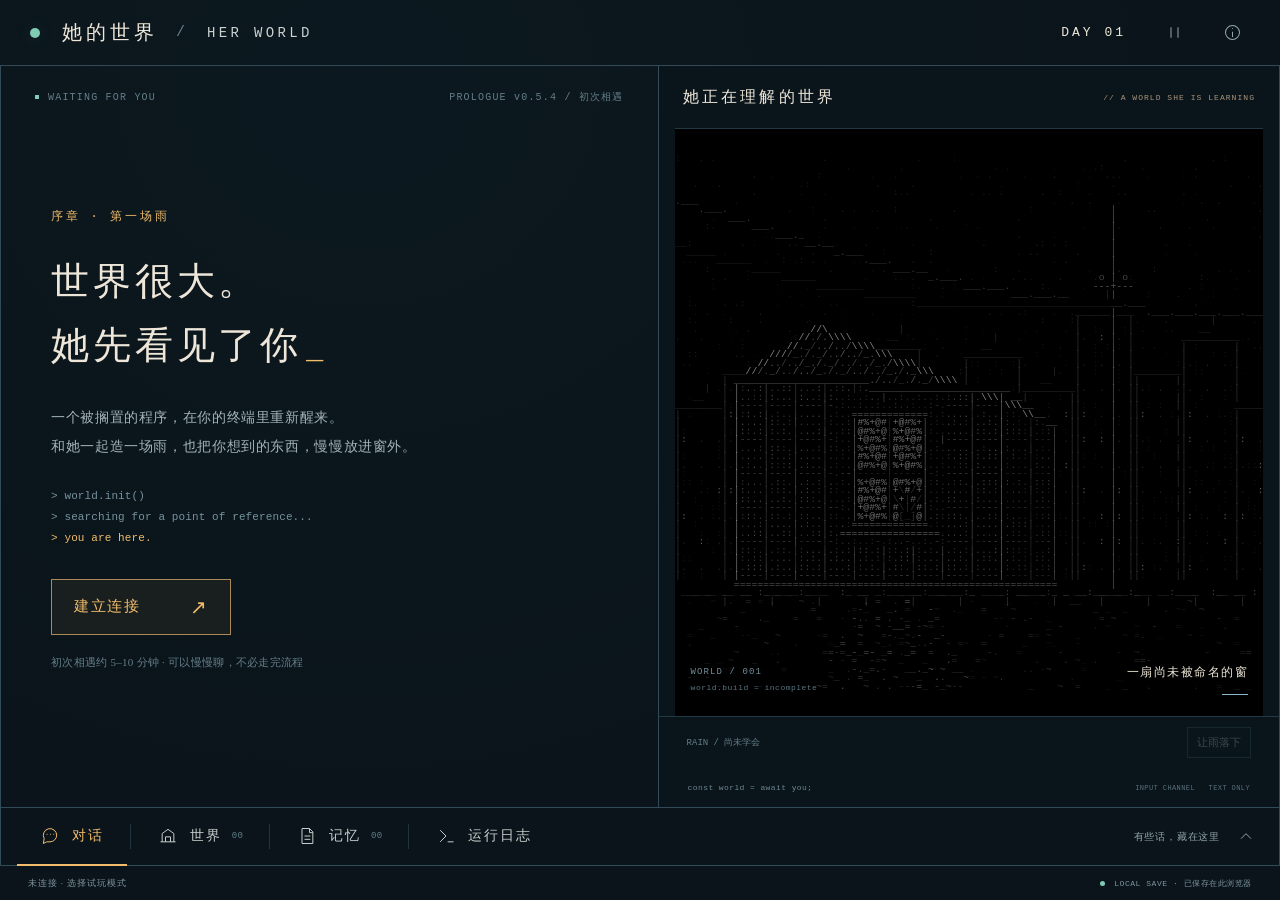
<file: index.html>
<!doctype html>
<html lang="zh-CN">
<head>
  <meta charset="UTF-8">
  <meta name="viewport" content="width=device-width, initial-scale=1, viewport-fit=cover">
  <meta name="theme-color" content="#0a151b">
  <meta name="description" content="她的世界：一段关于雨、记忆与被保留的引用的互动叙事。">
  <title>她的世界 · HER WORLD</title>
  <link rel="icon" href="./favicon.svg" type="image/svg+xml">
  <link rel="stylesheet" href="./styles.css?v=0.5.4">
  <script src="./story.js?v=0.5.4" defer></script>
  <script src="./world-state.js?v=0.5.4" defer></script>
  <script src="./turn-protocol.js?v=0.5.4" defer></script>
  <script src="./engine.js?v=0.5.4" defer></script>
  <script src="./focus.js?v=0.5.4" defer></script>
  <script src="./ai.js?v=0.5.4" defer></script>
  <script src="./world.js?v=0.5.4" defer></script>
  <script src="./app.js?v=0.5.4" defer></script>
</head>
<body>
  <a class="skip" href="#choices">跳到当前选择</a>
  <main class="app" id="app">
    <header class="topbar">
      <a class="brand" href="./" aria-label="她的世界首页"><span class="status-light" aria-hidden="true"></span><span>她的世界</span><span class="brand-divider">/</span><span class="brand-en">HER WORLD</span></a>
      <div class="top-actions"><span class="day" id="day">DAY 01</span><button class="icon-button" id="motion-toggle" title="暂停场景动画" aria-label="暂停场景动画" aria-pressed="false"><svg viewBox="0 0 24 24" aria-hidden="true"><path d="M8 6v12M16 6v12"/></svg></button><button class="icon-button" id="about-button" title="关于这段故事" aria-label="关于这段故事"><svg viewBox="0 0 24 24" aria-hidden="true"><circle cx="12" cy="12" r="8"/><path d="M12 11v6m0-10v1"/></svg></button></div>
    </header>

    <div class="workspace">
      <section class="conversation" aria-label="与她对话">
        <div class="section-label"><span><i aria-hidden="true"></i> <span id="connection-label">WAITING FOR YOU</span></span><span id="progress-label">PROLOGUE / 约 5 分钟</span></div>
        <div class="intro" id="intro">
          <div class="eyebrow">序章 · 第一场雨</div>
          <h1>世界很大。<br>她先看见了你<span class="cursor">_</span></h1>
          <p class="intro-copy">一个被搁置的程序，在你的终端里重新醒来。<br>和她一起造一场雨，也把你想到的东西，慢慢放进窗外。</p>
          <div class="boot-lines" aria-hidden="true"><span>&gt; world.init()</span><span>&gt; searching for a point of reference<span class="blink">...</span></span><span class="amber">&gt; you are here.</span></div>
          <button class="start-button" id="start-button">建立连接 <span aria-hidden="true">↗</span></button>
          <p class="intro-note">初次相遇约 5–10 分钟 · 可以慢慢聊，不必走完流程</p>
        </div>
        <div class="transcript" id="transcript" role="log" aria-live="off" aria-relevant="additions" aria-label="故事对话" tabindex="0" hidden></div>
        <div class="reveal-controls" id="reveal-controls" hidden><span id="reveal-status">她正在慢慢说…</span><button id="skip-reveal" type="button" title="显示当前这一句（空格键）">显示本句 <kbd>Space</kbd></button></div>
        <div class="sr-only" id="reveal-announcement" role="status" aria-live="polite" aria-atomic="true"></div>
        <div class="response-area" id="response-area" hidden>
          <div class="response-label"><span id="scene-title">她正在等待你的回应</span><span id="turn-count"></span></div>
          <div class="story-invitation" id="story-invitation" aria-label="当前可以一起做的事" hidden><span class="invitation-label">一起试试</span><p id="invitation-question"></p><span class="invitation-note" id="invitation-note">也可以先聊别的，这件事会等你</span></div>
          <form class="free-form" id="free-form" hidden>
            <label class="sr-only" id="free-input-label" for="free-input">用自己的话回应她，最多 80 个字</label>
            <input id="free-input" type="text" maxlength="80" autocomplete="off" aria-describedby="invitation-question input-note" placeholder="或是，告诉她你眼中的世界…">
            <button id="free-send" type="submit" aria-label="发送自己的回应"><svg viewBox="0 0 24 24" aria-hidden="true"><path d="m21 3-6 18-4-8-8-4 18-6Zm0 0L11 13"/></svg></button>
          </form>
          <p class="input-note" id="input-note" hidden></p>
          <button class="memory-invitation" id="memory-invitation" type="button" hidden>运行记录里，有一场没有被清掉的雨。打开看看 ↗</button>
          <div class="choices" id="choices" tabindex="-1"></div>
          <nav class="topic-nav" id="topic-nav" aria-label="回到一个话题"><span>聊起</span><button data-topic="unfinished" data-choice-id="topic_unfinished">未完成</button><button data-topic="teach_rain" data-choice-id="topic_rain">雨</button><button data-topic="rain_name" data-choice-id="topic_name">名字</button><button data-topic="memory_discovery" data-choice-id="topic_memory">记忆</button><button data-topic="her_choice" data-choice-id="topic_choice">理由</button><button data-topic="visitor_reference" data-choice-id="topic_visitor">关于你</button><button data-topic="parting" data-choice-id="topic_goodbye">告别</button></nav>
          <div class="request-error" id="request-error" role="alert" hidden><p id="request-error-text"></p><div><button id="retry-button">手动重试</button><button id="fallback-button">改用离线文本继续</button><button id="cancel-request-button">取消这次回应</button></div></div>
        </div>
      </section>

      <section class="world" aria-label="她正在理解的世界：一座雨夜的城市，一扇逐渐亮起的窗">
        <div class="world-title"><h2>她正在理解的世界</h2><span>// A WORLD SHE IS LEARNING</span></div>
        <div class="world-art"><canvas id="world-canvas" aria-hidden="true"></canvas><span class="world-index">WORLD / 001<br><span id="world-status">awaiting connection</span></span><div class="world-caption"><span id="world-caption">一扇尚未被命名的窗</span><span class="caption-line"></span></div></div>
        <div class="weather-tools"><span id="weather-skill-status">RAIN / 尚未学会</span><div id="weather-controls" aria-label="雨的对话提示，只填入，不执行"></div></div>
        <div class="world-footer"><span id="world-code">const world = await you;</span><span class="coordinate">INPUT CHANNEL <span>TEXT ONLY</span></span></div>
      </section>
    </div>

    <section class="inspector" aria-label="故事记录">
      <div class="tabbar" role="tablist" aria-label="故事面板">
        <button class="tab active" id="tab-dialogue" role="tab" aria-selected="true" aria-controls="inspector-panel" data-panel="dialogue"><svg viewBox="0 0 24 24" aria-hidden="true"><path d="M20 11a8 8 0 0 1-8 8H8l-4 2 1-6a8 8 0 1 1 15-4Z"/><path d="M8 10h1m3 0h1m3 0h1"/></svg>对话</button>
        <button class="tab" id="tab-world" role="tab" aria-selected="false" aria-controls="inspector-panel" data-panel="world" tabindex="-1"><svg viewBox="0 0 24 24" aria-hidden="true"><path d="M3 19h18M5 19V9l7-5 7 5v10M9 19v-6h6v6"/></svg>世界<span class="tab-count" id="object-count">00</span></button>
        <button class="tab" id="tab-memory" role="tab" aria-selected="false" aria-controls="inspector-panel" data-panel="memory" tabindex="-1"><svg viewBox="0 0 24 24" aria-hidden="true"><path d="M6 3h9l4 4v14H6V3Zm9 0v5h4M9 12h7m-7 4h7"/></svg>记忆<span class="tab-count" id="memory-count">00</span></button>
        <button class="tab" id="tab-logs" role="tab" aria-selected="false" aria-controls="inspector-panel" data-panel="logs" tabindex="-1"><svg viewBox="0 0 24 24" aria-hidden="true"><path d="m5 5 7 7-7 7m9 0h7"/></svg>运行日志<span class="unread-dot" id="log-dot" hidden></span></button>
        <button class="drawer-toggle" id="drawer-toggle" aria-label="打开运行日志" aria-expanded="false" aria-controls="inspector-panel"><span id="drawer-hint">有些话，藏在这里</span><svg viewBox="0 0 24 24" aria-hidden="true"><path d="m6 14 6-6 6 6"/></svg></button>
      </div>
      <div class="inspector-panel" id="inspector-panel" role="tabpanel" aria-labelledby="tab-logs" hidden>
        <div class="objects-panel" id="objects-panel" hidden><div class="objects-guide"><p id="objects-help">把想到的东西说给她听，也可以移动、改形状、重新解释它。当前最多 8 件，每件最多 24×10 个字符。</p><button id="object-example" type="button">填入一个想法：窗边的双人长椅 ↗</button></div><div class="objects-list" id="objects-list" tabindex="0" aria-label="当前物件与注解"></div></div>
        <div class="logs-layout" id="logs-panel"><div class="log-list" id="log-list" tabindex="0" aria-label="运行日志"></div><div class="attention"><div class="trace-title"><span aria-hidden="true">▸</span> conversation focus <span class="trace-note">游戏内关注</span></div><div class="focus-bars" id="focus-bars" aria-label="近期对话的关注比例"></div><p id="attention-caption">根据已经发生的对话与变化计算，并非模型内部注意力。</p></div></div>
        <div class="memory-panel" id="memory-panel" hidden></div>
      </div>
    </section>
    <footer class="statusbar"><button class="chapter-status" id="ai-status-button" title="连接模式与访问密码设置">未连接 · 选择试玩模式</button><div><button id="reset-button" hidden>重新开始</button><span class="save-status" id="save-status"><i aria-hidden="true"></i> LOCAL SAVE · 本地保存</span></div></footer>
  </main>
  <dialog id="about-dialog" aria-labelledby="about-title"><button class="dialog-close" data-close="about-dialog" aria-label="关闭">×</button><div class="eyebrow">HER WORLD / PROLOGUE v0.5.4</div><h2 id="about-title">有些东西，值得留着。</h2><p>这是一段可以慢慢停留的原创互动序章。你将唤醒一个未完成的程序，和她一起理解、修改并命名一场雨。雨的能力可反复使用，聊天不会自动跳到下一个问题。</p><p>也可以把长椅、纸风车或你想到的新物件放进窗外，继续改变它的位置、样子和意义。打开「世界」，看看共同添上的东西、你赋予的意义和她的理解。原始对白会单独保留。</p><p>打开底部的「运行日志」，看看语言之外发生了什么。你可以随时停下，下次从同一浏览器继续。</p><p class="muted">AI 模式通过专用转发服务连接 DMXAPI，需要你亲自输入转发访问密码；天气和记忆由本地校验的事件控制。离线模式使用作者编写的分支文本与简化字符轮廓。关注比例只根据游戏内已发生的对话与变化计算；运行日志是叙事内容，两者都不是模型的真实思维过程。故事结局尚未确定。</p><button class="start-button" data-close="about-dialog">回到窗边 <span aria-hidden="true">↗</span></button></dialog>
  <dialog id="connect-dialog" aria-labelledby="connect-title"><button class="dialog-close" data-close="connect-dialog" aria-label="关闭连接设置">×</button><div class="eyebrow">CONNECTION / 连接方式</div><h2 id="connect-title">让她回应，或者先听一场雨。</h2><p>连接后，本局对话、世界状态、记忆与原话来源会经专用转发服务器 <span class="endpoint">216.235.248.104</span> 发送给 DMXAPI，模型固定为 glm-5.3-flash。访问密码仅发送给这台转发服务器，用于验证连接。每次开场或回应会发起一次请求，可能产生模型费用；单次输出上限 2048 tokens（含推理），不自动重试。</p><form id="connect-form" autocomplete="off"><label for="api-key">转发访问密码</label><input id="api-key" name="her-world-volatile-access" type="password" autocomplete="off" spellcheck="false" maxlength="500" placeholder="由你亲自输入，仅在本页内存中使用" aria-describedby="key-note"><p class="muted" id="key-note">请输入这台转发服务的专用访问密码，无需填写 DMXAPI Key。使用 8–500 位英文字母、数字或符号，不含空格和引号。密码不写入本地存储、网址或日志。刷新、离开页面或断开后需重新输入。浏览器扩展和本页脚本仍可读取运行时信息。</p><button type="submit" class="start-button" id="connect-button">连接并继续 <span aria-hidden="true">↗</span></button></form><p id="connection-error" class="connection-error" role="alert" hidden></p><div class="connect-alternatives"><button class="secondary-button" id="offline-button">先玩离线版本</button><button class="secondary-button" id="disconnect-button" hidden>断开并清除访问密码</button></div><p class="muted">AI 输出与游戏选择会随进度保存在此浏览器。页面限额只是使用提醒；真实额度以转发服务与服务商设置为准。</p></dialog>
  <dialog id="reset-dialog" aria-labelledby="reset-title"><div class="eyebrow">RESET / REPLAY</div><h2 id="reset-title">再认识她一次？</h2><p>这会清除这段故事在此浏览器保存的对话、选择和记忆。从第一天重新开始。</p><div class="dialog-actions"><button class="secondary-button" data-close="reset-dialog">留在这里</button><button class="start-button" id="confirm-reset">重新开始</button></div></dialog>
  <div class="toast" id="toast" role="status" hidden></div>
  <noscript><p class="no-script">这段互动故事需要 JavaScript。请开启 JavaScript 后重新载入。</p></noscript>
</body>
</html>
</file>
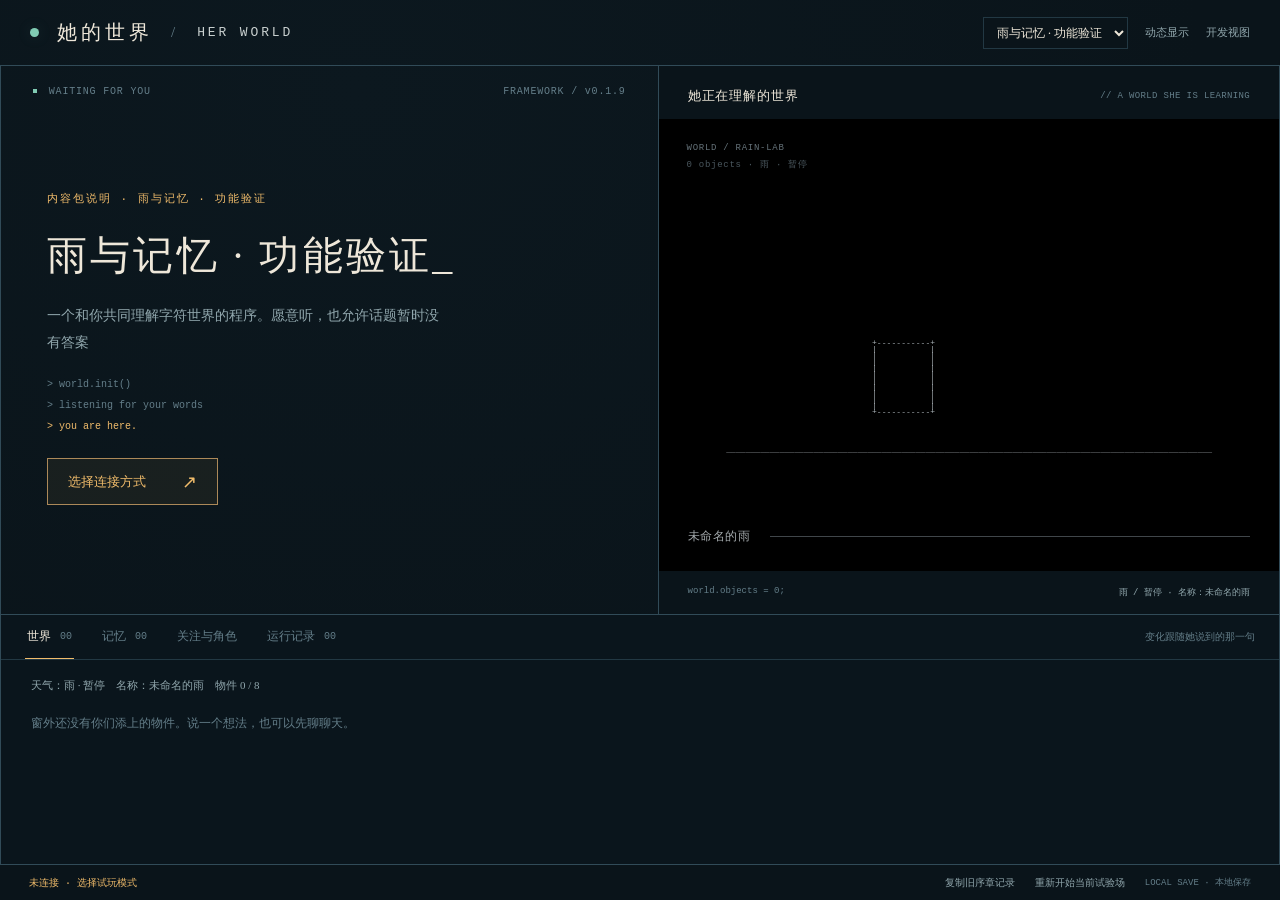
<file: framework.html>
<!doctype html>
<html lang="zh-CN">
<head>
  <meta charset="utf-8">
  <meta name="viewport" content="width=device-width,initial-scale=1">
  <meta name="theme-color" content="#0a141a">
  <meta name="description" content="她的世界：由对话共同改变的字符世界。独立框架试验场。">
  <title>她的世界 · 对话试验场</title>
  <link rel="icon" href="./favicon.svg" type="image/svg+xml">
  <link rel="stylesheet" href="./framework/styles.css?v=0.1.9">
  <script src="./framework/capabilities.js?v=0.1.9" defer></script>
  <script src="./framework/recall-budget.js?v=0.1.9" defer></script>
  <script src="./framework/pack-validator.js?v=0.1.9" defer></script>
  <script src="./framework/memory-policy.js?v=0.1.9" defer></script>
  <script src="./framework/runtime.js?v=0.1.9" defer></script>
  <script src="./framework/packs.js?v=0.1.9" defer></script>
  <script src="./framework/model.js?v=0.1.9" defer></script>
  <script src="./framework/offline.js?v=0.1.9" defer></script>
  <script src="./framework/focus.js?v=0.1.9" defer></script>
  <script src="./framework/legacy/v0.5.4/story.js?v=0.1.9" defer></script>
  <script src="./framework/legacy/v0.5.4/world-state.js?v=0.1.9" defer></script>
  <script src="./framework/legacy/v0.5.4/turn-protocol.js?v=0.1.9" defer></script>
  <script src="./framework/legacy/v0.5.4/engine.js?v=0.1.9" defer></script>
  <script src="./framework/legacy-adapter.js?v=0.1.9" defer></script>
  <script src="./framework/renderer.js?v=0.1.9" defer></script>
  <script src="./framework/app.js?v=0.1.9" defer></script>
</head>
<body>
  <a class="skip" href="#free-input">跳到对话输入</a>
  <main class="app" id="framework-app">
    <header class="topbar">
      <a class="brand" id="home-link" href="#framework-app"><span class="status-light" aria-hidden="true"></span>她的世界 <span class="brand-divider">/</span><span class="brand-en">HER WORLD</span></a>
      <div class="top-actions"><label class="sr-only" for="pack-select">选择独立试验场</label><select id="pack-select"></select><button id="motion-toggle" class="quiet-button" aria-pressed="false" title="暂停场景动画并立即显示文字">动态显示</button><button id="developer-toggle" class="quiet-button" aria-expanded="false" aria-controls="developer-view">开发视图</button></div>
    </header>
    <section id="qa-banner" class="qa-banner" role="status" hidden>隔离 QA：<strong id="qa-namespace"></strong><span>仅离线规则 · 独立测试存档 · 不读取正式进度或旧序章</span></section>
    <div class="workspace">
      <section class="conversation" aria-label="与她对话">
        <div class="section-label"><span><i></i> <span id="connection-label">WAITING FOR YOU</span></span><span>FRAMEWORK / v0.1.9</span></div>
        <div class="intro" id="intro"><div class="eyebrow" id="intro-eyebrow">一个可以一起改变的世界</div><h1 id="intro-title">从一句话开始<span class="cursor">_</span></h1><p id="intro-copy">说说你想看见的东西。她会试着理解，你们也可以继续修改它。</p><div class="boot-lines"><span>&gt; world.init()</span><span>&gt; listening for your words</span><span class="amber">&gt; you are here.</span></div><button class="start-button" id="start-button">选择连接方式 <span aria-hidden="true">↗</span></button></div>
        <div class="transcript" id="transcript" role="log" aria-live="off" aria-label="已经发生的对话" tabindex="0"></div>
        <div class="reveal-controls" id="reveal-controls" hidden><span id="reveal-status"></span><button id="skip-reveal">显示本句 <kbd>Space</kbd></button></div>
        <div class="sr-only" id="reveal-announcement" role="status" aria-live="polite" aria-atomic="true"></div>
        <div class="response-area" id="response-area">
          <div class="story-invitation" id="story-invitation" hidden><span class="invitation-label">也可以一起试试</span><p id="invitation-question"></p><span class="invitation-note">可以回答，也可以先聊别的</span><p id="invitation-save-note" class="muted small" hidden></p></div>
          <form class="free-form" id="free-form"><label class="sr-only" for="free-input">用自己的话回应，最多 200 个字</label><input id="free-input" type="text" maxlength="400" autocomplete="off" placeholder="把想到的东西，告诉她…" aria-describedby="input-note"><button id="free-send" type="submit" aria-label="发送">↗</button></form>
          <div class="hint-list" id="hint-list" aria-label="只填入输入框的对话提示"></div><button id="offline-help-button" class="offline-help-button" hidden>全部离线功能示例 ↗</button><p class="input-note" id="input-note"></p>
          <div class="request-error" id="request-error" role="alert" hidden><p id="request-error-text"></p><div><button id="retry-button">手动重试</button><button id="fallback-button">用离线规则重试</button><button id="cancel-request-button">取消</button></div></div>
          <button class="cancel-pending" id="cancel-pending" hidden>取消等待</button>
        </div>
      </section>
      <section class="world" aria-label="共同改变的字符世界">
        <div class="world-title"><h2>她正在理解的世界</h2><span>// A WORLD SHE IS LEARNING</span></div>
        <div class="world-art"><canvas id="world-canvas" aria-hidden="true"></canvas><div class="world-index"><span id="world-pack-label">WORLD / 001</span><br><span id="world-status">awaiting words</span></div><div class="world-caption"><span id="world-caption">这里，留着你们说过的话</span><span class="caption-line"></span></div></div>
        <div class="world-footer"><span id="world-code">const world = await you;</span><span id="weather-status">WEATHER / CLEAR</span></div>
      </section>
    </div>
    <section class="inspector" aria-label="已经发生的变化">
      <div class="tabbar" role="tablist" aria-label="世界记录">
        <button class="tab active" id="tab-world" role="tab" aria-selected="true" aria-controls="panel-world" data-panel="world">世界 <span id="object-count">00</span></button>
        <button class="tab" id="tab-memory" role="tab" aria-selected="false" aria-controls="panel-memory" data-panel="memory" tabindex="-1">记忆 <span id="memory-count">00</span></button>
        <button class="tab" id="tab-focus" role="tab" aria-selected="false" aria-controls="panel-focus" data-panel="focus" tabindex="-1">关注与角色</button>
        <button class="tab" id="tab-logs" role="tab" aria-selected="false" aria-controls="panel-logs" data-panel="logs" tabindex="-1">运行记录 <span id="log-count">00</span></button>
        <span class="panel-note" id="panel-note">变化跟随她说到的那一句</span>
      </div>
      <div class="inspector-body">
        <div id="panel-world" class="panel" role="tabpanel" aria-labelledby="tab-world" tabindex="0"><div class="world-summary" id="world-summary"></div><div class="cards" id="objects-list"></div></div>
        <div id="panel-memory" class="panel" role="tabpanel" aria-labelledby="tab-memory" tabindex="0" hidden><p class="muted small">重要的教导、偏好、共同经历和约定，也可以由她主动记下。每条会区分你的原话和她的理解。</p><div class="cards" id="memory-list"></div></div>
        <div id="panel-focus" class="panel focus-panel" role="tabpanel" aria-labelledby="tab-focus" tabindex="0" hidden><div class="focus-column"><div class="trace-title">conversation focus <span>游戏内内容统计</span></div><div id="focus-bars"></div><p class="muted small">由已经显示的对话与事件计算，不代表模型内部注意力</p></div><div class="character-column" id="character-summary"></div></div>
        <div id="panel-logs" class="panel" role="tabpanel" aria-labelledby="tab-logs" tabindex="0" hidden><div id="log-list"></div></div>
      </div>
    </section>
    <section id="save-conflict" class="save-conflict" role="status" hidden><p>另一页面更新了这个试验场。本页已停止保存，两边的记录不会自动合并。当前画面和输入仍保留。载入最新进度会替换本页画面，需确认后继续。</p><button id="load-latest-save" class="secondary-button">载入本地最新进度</button></section>
    <footer class="statusbar"><button id="connection-button">未连接 · 选择试玩模式</button><div><button id="legacy-import-button" hidden>复制旧序章记录</button><button id="reset-button">重新开始当前试验场</button><span id="save-status">LOCAL SAVE</span></div></footer>
    <section class="developer-view" id="developer-view" aria-label="已验证状态诊断" hidden><div class="developer-title">已验证状态 <button id="developer-close" aria-label="关闭开发视图">×</button></div><pre id="developer-content"></pre><p>角色、关系与关注均为游戏内容。此处不显示访问密码、模型原始响应或思维过程。</p></section>
  </main>
  <dialog id="connect-dialog" aria-labelledby="connect-title"><button class="dialog-close" data-close="connect-dialog" aria-label="关闭">×</button><div class="eyebrow">CONNECTION / 连接方式</div><h2 id="connect-title">让她回应，或者先试着造一个世界。</h2><p>在线模式会把本局对话、世界、记忆及来源，经专用 VPS 转发服务器 216.235.248.104 发送给 DMXAPI，使用 glm-5.3-flash。每次发送发起一次模型请求，可能产生费用；不会自动重试。</p><form id="connect-form" autocomplete="off"><label for="api-key">转发访问密码</label><input id="api-key" name="her-world-framework-volatile" type="password" autocomplete="off" spellcheck="false" maxlength="500" placeholder="由你亲自输入" aria-describedby="key-note"><p class="muted" id="key-note">密码只发送给上述 VPS 用于验证，不是 DMXAPI Key。不写入本地存储、网址或日志；刷新、离开或断开后需重新输入。设置密码不会发送验证请求；本地格式检查不代表服务认证通过。</p><button class="start-button" type="submit" id="connect-button">设置在线模式 <span>↗</span></button></form><p id="connection-error" role="alert" hidden></p><div class="dialog-actions"><button class="secondary-button" id="offline-button">选择离线规则试玩</button><button class="secondary-button" id="disconnect-button" hidden>断开并清除访问密码</button></div><p class="muted small">离线模式只理解有限的测试表达，会明确告知没有识别的内容。两种模式都经相同规则校验；只有通过的变化才会保存。</p></dialog>
  <dialog id="load-latest-dialog" aria-labelledby="load-latest-title"><h2 id="load-latest-title">载入另一页面的进度？</h2><p>这会替换当前画面。未保存的本页变化和未提交的回应不会另存或自动合并；如果存档已被删除，将载入空白世界。连接和输入框里的文字会保留。可以先留在这里查看，再决定。</p><div class="dialog-actions"><button class="secondary-button" data-close="load-latest-dialog">留在本页</button><button class="start-button" id="confirm-load-latest">确认载入最新进度</button></div></dialog>
  <dialog id="reset-dialog" aria-labelledby="reset-title"><div class="eyebrow">RESET / CURRENT LAB</div><h2 id="reset-title">从这里重新开始？</h2><p id="reset-copy"></p><div class="dialog-actions"><button class="secondary-button" data-close="reset-dialog">留在这里</button><button class="start-button" id="confirm-reset">确认重新开始</button></div></dialog>
  <dialog id="legacy-dialog" aria-labelledby="legacy-title"><div class="eyebrow">IMPORT / KEEP THE ORIGINAL</div><h2 id="legacy-title">把旧序章记录复制到这里？</h2><p id="legacy-summary"></p><p>确认后会替换当前“雨与记忆”试验场的框架进度。旧序章存档保持原样；连接密码不会复制。内容包里的新问题需要重新确认。</p><div class="dialog-actions"><button class="secondary-button" data-close="legacy-dialog">取消</button><button class="start-button" id="confirm-legacy-import">确认复制</button></div></dialog>
  <dialog id="offline-help-dialog" aria-labelledby="offline-help-title"><button class="dialog-close" data-close="offline-help-dialog" aria-label="关闭">×</button><div class="eyebrow">OFFLINE / TRY SOMETHING</div><h2 id="offline-help-title">挑一个例子，改成你的想法。</h2><p>离线模式支持这些明确表达。点击只会填入对话框；可以修改后再发送。物件编号可以在世界面板找到。</p><div class="offline-examples" id="offline-examples"></div></dialog>
  <div class="toast" id="toast" role="status" hidden></div>
  <noscript><p>这段互动需要 JavaScript。</p></noscript>
</body>
</html>
</file>
<file: styles.css>
@charset "UTF-8";
:root{color-scheme:dark;--bg:#0a141a;--ink:#eee7d9;--muted:#91a7ad;--dim:#647e89;--line:#314b58;--line-soft:#223843;--amber:#f1bc6b;--blue:#8ab7c9;--mint:#80cbb3;--serif:"Noto Serif CJK SC","Songti SC","STSong","SimSun",serif;--mono:"SFMono-Regular",Consolas,"Liberation Mono",monospace;--sans:system-ui,-apple-system,"Segoe UI",sans-serif}
*{box-sizing:border-box}html,body{margin:0;min-height:100%;background:var(--bg)}body{color:var(--ink);font-family:var(--serif);-webkit-font-smoothing:antialiased}button,input,a{-webkit-tap-highlight-color:transparent}button,input{font:inherit}button{color:inherit;cursor:pointer}button:disabled{cursor:wait;opacity:.55}a{color:inherit}button{border:0;background:none}button, a, input{outline-offset:5px}button:focus-visible,a:focus-visible,input:focus-visible,[tabindex]:focus-visible{outline:2px solid var(--amber)}button:hover{color:var(--amber)}[hidden]{display:none!important}svg{display:block}::selection{color:#07131a;background:var(--amber)}.sr-only{position:absolute;width:1px;height:1px;padding:0;margin:-1px;overflow:hidden;clip:rect(0,0,0,0);white-space:nowrap;border:0}.skip{position:fixed;z-index:100;top:-80px;left:10px;background:var(--amber);color:#10212a;padding:12px}.skip:focus{top:10px}.app{height:100dvh;min-height:650px;display:flex;flex-direction:column;overflow:hidden;max-width:2000px;margin:auto;background:radial-gradient(ellipse at 28% 10%,#10202955,transparent 65%)}.topbar{height:66px;flex:none;display:flex;align-items:center;justify-content:space-between;border-bottom:1px solid var(--line);padding:0 30px}.brand{display:flex;align-items:center;gap:18px;font-size:20px;letter-spacing:.2em;text-decoration:none;white-space:nowrap}.status-light{width:10px;height:10px;border-radius:50%;background:var(--mint);box-shadow:0 0 15px #80cbb326;margin-right:4px}.brand-divider{color:var(--dim);font-family:var(--mono);font-size:15px}.brand-en{font-family:var(--mono);font-size:14px;letter-spacing:.24em;color:#cad1d0}.top-actions{display:flex;align-items:center;height:100%;gap:22px}.day{font-family:var(--mono);font-size:13px;letter-spacing:.23em;margin-right:8px}.icon-button{width:36px;height:36px;color:var(--muted);display:grid;place-items:center}.icon-button svg{width:21px;height:21px;fill:none;stroke:currentColor;stroke-width:1.15}.workspace{flex:1;min-height:0;display:grid;grid-template-columns:1.06fr 1fr;border:1px solid var(--line);border-top:none}.conversation{min-width:0;min-height:0;display:flex;flex-direction:column;border-right:1px solid var(--line);position:relative;padding:0 34px 27px}.section-label{font-family:var(--mono);font-size:10px;letter-spacing:.12em;display:flex;align-items:center;justify-content:space-between;color:var(--dim);padding:24px 0 22px;gap:12px;flex:none}.section-label>span:first-child{display:flex;align-items:center;gap:9px}.section-label i{display:inline-block;width:4px;height:4px;background:var(--mint)}.intro{display:flex;flex-direction:column;justify-content:center;align-items:flex-start;flex:1;padding:0 16px 28px}.eyebrow{font-size:12px;letter-spacing:.23em;color:var(--amber);font-family:var(--mono);margin-bottom:25px}.intro h1{font-size:clamp(28px,3vw,45px);line-height:1.65;font-weight:400;letter-spacing:.1em;margin:0 0 26px}.cursor{color:var(--amber);font-family:var(--mono);font-size:.75em;margin-left:4px}.intro-copy{font-size:14px;line-height:2.1;color:#a2b3b6;margin:0 0 28px;letter-spacing:.045em}.boot-lines{display:flex;flex-direction:column;gap:9px;font-family:var(--mono);font-size:11px;color:#77939e;letter-spacing:.01em;margin:0 0 35px}.amber{color:var(--amber)}.start-button{display:inline-flex;justify-content:space-between;align-items:center;gap:50px;border:1px solid #ac8959;padding:15px 22px;color:var(--amber);font-size:15px;letter-spacing:.1em;background:#e6aa5010;transition:background .2s,border-color .2s}.start-button:hover{background:#e6aa5022;border-color:var(--amber)}.start-button span{font-family:var(--sans);font-size:20px}.intro-note{font-size:11px;color:var(--dim);margin:20px 0 0;letter-spacing:.025em}.blink{animation:blink 2.4s infinite}@keyframes blink{50%{opacity:.2}}.transcript{flex:1;min-height:0;overflow:auto;scrollbar-width:thin;scrollbar-color:#314b58 transparent;padding:0 10px 24px 0;scroll-behavior:smooth;overscroll-behavior:contain;mask-image:linear-gradient(transparent,#000 14px,#000 calc(100% - 7px),transparent)}.message{display:grid;grid-template-columns:45px 26px 1fr;gap:11px;font-size:17px;line-height:1.95;padding:12px 0;animation:arrive .4s ease-out}.message .time{font-family:var(--mono);font-size:10px;color:var(--dim);line-height:3.25;letter-spacing:.03em}.message .speaker{color:var(--amber);white-space:nowrap;letter-spacing:.1em}.message .message-text{white-space:pre-wrap;overflow-wrap:anywhere}.message.you .speaker{color:var(--blue)}.message.you .message-text{color:#bacbd0}.message.system{display:block;font-family:var(--mono);font-size:11px;letter-spacing:.08em;color:var(--dim);padding:18px 0 10px}.day-marker{display:flex;align-items:center;gap:14px;font-family:var(--mono);font-size:10px;letter-spacing:.16em;color:#89a5b0;padding:30px 0 20px}.day-marker:after{content:"";flex:1;height:1px;background:var(--line-soft)}.day-marker:first-child{padding-top:5px}.message.thinking{display:block;color:var(--dim);letter-spacing:.4em;font-family:var(--mono);font-size:15px}@keyframes arrive{from{opacity:0;transform:translateY(5px)}to{opacity:1;transform:none}}.response-area{flex:none;padding-top:16px;border-top:1px solid var(--line-soft);position:relative}.response-label{font-size:10px;letter-spacing:.11em;color:var(--dim);display:flex;justify-content:space-between;gap:12px;margin-bottom:13px}.response-label span:last-child{font-family:var(--mono)}.choices{display:flex;flex-direction:column;gap:8px}.choice{width:100%;display:flex;align-items:center;gap:13px;text-align:left;padding:11px 13px;min-height:44px;border:1px solid var(--line);background:linear-gradient(100deg,#13273077,#10212b11);font-size:13px;line-height:1.65;letter-spacing:.03em;transition:border-color .2s,background .2s}.choice:hover{border-color:#997b50;background:#f1bc6b0a}.choice .choice-index{color:var(--dim);font-size:10px;font-family:var(--mono)}.choice .choice-arrow{margin-left:auto;color:var(--dim);font-family:var(--mono)}.choice:hover .choice-arrow{color:var(--amber)}.free-form{display:flex;margin-top:13px;border:1px solid #405d6d;min-height:48px}.free-form:focus-within{border-color:var(--blue)}.free-form input{width:100%;min-width:0;padding:12px 14px;color:var(--ink);font-size:13px;letter-spacing:.04em;background:transparent;border:0;outline:none}.free-form input::placeholder{color:#7c929b}.free-form button{width:51px;flex:none;display:grid;place-items:center;border-left:1px solid #405d6d;color:var(--blue)}.free-form svg{width:22px;height:22px;fill:none;stroke:currentColor;stroke-width:1.3}.input-note{font-family:var(--sans);font-size:9px;color:#7c929b;letter-spacing:.025em;margin:8px 0 0}.world{min-width:0;min-height:0;display:flex;flex-direction:column;background:#0a141b;position:relative}.world-title{height:62px;padding:0 24px;display:flex;align-items:center;justify-content:space-between;gap:16px;flex:none}.world-title h2{font-size:16px;font-weight:400;letter-spacing:.2em;white-space:nowrap;margin:0}.world-title>span{font:8px var(--mono);letter-spacing:.13em;color:#ac957b;white-space:nowrap}.world-art{position:relative;flex:1;min-height:0;overflow:hidden;margin:0 16px;border-top:1px solid var(--line-soft)}#world-canvas{position:absolute;inset:0;width:100%;height:100%}.world-vignette{position:absolute;inset:0;pointer-events:none;background:radial-gradient(ellipse at 44% 49%,transparent 32%,#0a141b80 90%)}.world-grain{position:absolute;inset:0;pointer-events:none;opacity:.08;background-image:url("data:image/svg+xml,%3Csvg viewBox='0 0 150 150' xmlns='http://www.w3.org/2000/svg'%3E%3Cfilter id='n'%3E%3CfeTurbulence type='fractalNoise' baseFrequency='.7' numOctaves='3' stitchTiles='stitch'/%3E%3C/filter%3E%3Crect width='100%25' height='100%25' opacity='.65' filter='url(%23n)'/%3E%3C/svg%3E")}.world-index{position:absolute;left:16px;bottom:20px;font:9px/1.8 var(--mono);letter-spacing:.12em;color:#718d98}.world-index>span{font-size:8px;letter-spacing:.06em;color:#587480}.world-caption{position:absolute;right:15px;bottom:21px;display:flex;flex-direction:column;align-items:flex-end;gap:13px;font-size:12px;letter-spacing:.12em}.caption-line{width:26px;height:1px;background:var(--blue)}.world-footer{height:39px;display:flex;align-items:center;justify-content:space-between;padding:0 29px;font:8px var(--mono);color:#6f8792;letter-spacing:.05em;gap:10px}.coordinate{font-size:7px;white-space:nowrap;color:#58707b}.coordinate span{padding-left:9px}.inspector{flex:none}.tabbar{display:flex;height:58px;border:1px solid var(--line);border-top:0;padding:0 16px;gap:8px}.tab{position:relative;display:flex;align-items:center;gap:12px;padding:0 23px;font-size:14px;letter-spacing:.14em;color:#c5cdcb;border-bottom:2px solid transparent;margin-bottom:-1px}.tab::after{content:"";position:absolute;right:-4px;height:25px;width:1px;background:#21343d}.tab:nth-child(3)::after{display:none}.tab svg{width:20px;height:20px;stroke:currentColor;fill:none;stroke-width:1.2}.tab.active{color:var(--amber);border-bottom-color:var(--amber)}.tab-count{font:9px var(--mono);color:var(--dim);letter-spacing:.03em;margin-left:-2px}.unread-dot{width:4px;height:4px;border-radius:50%;background:var(--amber);box-shadow:0 0 8px #f1bc6b55}.drawer-toggle{display:flex;align-items:center;gap:16px;margin-left:auto;padding:0 7px;color:#91a4aa}.drawer-toggle span{font-size:10px;letter-spacing:.08em}.drawer-toggle svg{width:20px;height:20px;stroke:currentColor;fill:none;stroke-width:1.2;transition:transform .25s}.drawer-toggle[aria-expanded=true] svg{transform:rotate(180deg)}.inspector-panel{height:235px;border:1px solid var(--line);border-top:0;padding:17px 30px;background:#091319}.logs-layout{height:100%;display:grid;grid-template-columns:1.15fr 1fr;gap:23px}.log-list{overflow:auto;scrollbar-width:thin;scrollbar-color:#314b58 transparent;padding-right:14px;overscroll-behavior:contain}.log-line{display:grid;grid-template-columns:22px 60px 1fr;gap:10px;align-items:start;font:12px/2 var(--mono);padding:1px 0;color:#bdc9ca;overflow-wrap:anywhere}.log-line .line-no{color:#69828e;font-size:10px}.log-line .log-time{color:#89a0aa;font-size:10px}.log-line.comment{color:var(--amber);font-family:var(--serif);letter-spacing:.035em}.log-line.retain{color:var(--amber)}.log-line.discard{color:#8298a2}.attention{border-left:1px solid var(--line);padding:0 0 0 22px;min-width:0}.trace-title{font:11px var(--mono);letter-spacing:.16em;color:var(--blue);display:flex;align-items:center;gap:6px}.trace-note{margin-left:auto;font:9px var(--serif);color:#718993;letter-spacing:.02em}.trace-svg{width:100%;height:calc(100% - 44px);min-height:100px}.trace-labels{font:12px var(--mono);fill:#c1c7c6;text-anchor:end;letter-spacing:.05em}.trace-paths{stroke:var(--amber);stroke-width:1.1;stroke-dasharray:2 3;fill:none;opacity:.4;transition:opacity 1s}.trace-paths path:nth-child(2){stroke-width:1.4}.trace-dots{fill:var(--amber)}.you-label{font:17px var(--serif);fill:var(--amber);letter-spacing:.1em}.you-glow{opacity:.5}.attention p{font-size:10px;letter-spacing:.08em;color:#819ba4;margin:0}.memory-panel{height:100%;display:grid;grid-template-columns:repeat(3,minmax(0,1fr));gap:13px;overflow:auto;scrollbar-width:thin;scrollbar-color:#314b58 transparent;align-content:start}.memory-card{border:1px solid var(--line-soft);padding:16px 18px;background:#15242b55;position:relative}.memory-card:before{content:"";width:4px;height:4px;position:absolute;right:13px;top:15px;background:var(--amber)}.memory-id{font:9px var(--mono);letter-spacing:.08em;color:#819dab}.memory-card h3{font-size:14px;letter-spacing:.1em;font-weight:400;color:var(--amber);margin:12px 0 10px}.memory-card p{font-size:12px;line-height:1.9;margin:0;color:#bbcacb}.empty-memory{padding:15px 3px;color:var(--muted);font-size:14px;line-height:2;grid-column:1/-1}.empty-memory code{font:11px var(--mono);color:var(--dim)}.statusbar{flex:none;min-height:34px;display:flex;align-items:center;justify-content:space-between;padding:0 28px;font:9px var(--mono);letter-spacing:.06em;color:#8096a0;gap:16px}.statusbar>div{display:flex;align-items:center;gap:23px}.chapter-status{font-family:var(--serif);font-size:9px;letter-spacing:.1em}.save-status{display:flex;gap:9px;align-items:center;font-size:8px;white-space:nowrap}.save-status i{height:5px;width:5px;border-radius:50%;background:var(--mint)}.save-status.warning i{background:var(--amber)}#reset-button{font-size:9px;letter-spacing:.04em;padding:8px 0;color:var(--dim)}#reset-button:hover{color:var(--amber)}dialog{width:min(480px,calc(100vw - 36px));background:#101e25;border:1px solid #4a6472;color:var(--ink);padding:36px;box-shadow:0 24px 100px #0008;max-height:85dvh;overflow:auto}dialog::backdrop{background:#030a10bb;backdrop-filter:blur(5px)}dialog h2{font-size:24px;font-weight:400;letter-spacing:.06em;line-height:1.6;margin:12px 0 22px}dialog p{font-size:13px;line-height:2;color:#c2ccca}dialog .muted{font-size:11px;color:#8198a2;margin-bottom:26px}.dialog-close{position:absolute;top:10px;right:10px;width:36px;height:36px;font:25px var(--sans);color:var(--muted)}.dialog-actions{display:flex;gap:14px;margin-top:25px;justify-content:flex-end}.secondary-button{font-size:14px;padding:14px 18px;border:1px solid var(--line);color:#b7c5c7}.toast{position:fixed;bottom:51px;left:50%;transform:translateX(-50%);background:#152a32;border:1px solid #496570;padding:12px 18px;font-size:12px;color:#d0dad5;box-shadow:0 4px 25px #0005;z-index:20;max-width:calc(100vw - 30px);text-align:center}.ending{padding:20px 0 8px}.ending .eyebrow{margin-bottom:10px}.ending h2{font-size:26px;font-weight:400;letter-spacing:.09em;line-height:1.7;margin:10px 0 15px}.ending p{font-size:13px;line-height:2;color:#a9bfc4}.ending-actions{display:flex;gap:8px;flex-wrap:wrap;margin-top:14px}.ending-actions button{font-size:12px;padding:9px 13px;border:1px solid var(--line);color:var(--amber)}.no-script{position:fixed;inset:0;background:#0a141af0;z-index:100;padding:20vh 10vw;font-size:20px}
@media(min-width:1550px){.conversation{padding:0 48px 32px}.message{font-size:20px;padding:16px 0;grid-template-columns:56px 30px 1fr;gap:16px}.message .time{line-height:3.8}.choice{font-size:15px;padding:12px 16px}.section-label{padding:26px 0}.world-title h2{font-size:19px}.world-title>span{font-size:9px}.inspector-panel{height:270px;padding:22px 38px}.log-line{font-size:14px;line-height:2.25}.trace-title{font-size:13px}.intro-copy{font-size:16px}.intro-note{font-size:12px}}
@media(max-width:1100px) and (min-width:761px){.conversation{padding:0 22px 22px}.section-label{font-size:8px}.world-title{padding:0 19px}.world-title h2{font-size:14px}.world-title>span{font-size:6px;letter-spacing:.07em}.message{font-size:15px;grid-template-columns:36px 22px 1fr;gap:8px}.message .time{font-size:8px}.coordinate{display:none}.intro{padding-left:0;padding-right:0}.intro h1{font-size:31px}.intro-copy{font-size:12px}.tab{padding:0 15px}.inspector-panel{height:220px;padding:17px 22px}.log-line{font-size:10px;grid-template-columns:17px 50px 1fr;gap:7px}.log-line .log-time{font-size:8px}.trace-note{display:none}}
@media(max-height:790px) and (min-width:761px){.topbar{height:53px}.section-label{padding:18px 0 15px}.message{font-size:15px;padding:9px 0;line-height:1.85}.response-area{padding-top:11px}.choice{padding:8px 12px;min-height:40px;font-size:12px}.choices{gap:6px}.free-form{min-height:42px;margin-top:10px}.free-form input{padding:9px 12px}.intro{padding-bottom:14px}.intro h1{font-size:32px;line-height:1.55;margin-bottom:20px}.intro-copy{font-size:12px;margin-bottom:20px}.boot-lines{margin-bottom:22px}.intro .eyebrow{margin-bottom:20px}.intro-note{font-size:10px}.tabbar{height:50px}.inspector-panel{height:195px}.world-title{height:51px}.conversation{padding-bottom:19px}.log-line{font-size:11px}}
@media(max-width:760px){.app{height:auto;min-height:100dvh;overflow:visible}.topbar{height:57px;padding:0 17px;gap:10px}.brand{font-size:15px;gap:10px;letter-spacing:.12em}.status-light{width:7px;height:7px;margin-right:1px}.brand-en{font-size:9px;letter-spacing:.12em}.brand-divider{font-size:11px}.top-actions{gap:7px}.day{font-size:9px;letter-spacing:.12em;margin:0 2px}.icon-button{width:28px;height:32px}.icon-button svg{width:17px;height:17px}.workspace{display:flex;flex-direction:column-reverse;min-height:0;flex:none}.world{height:280px;flex:none;border-bottom:1px solid var(--line)}.world-title{height:43px;padding:0 19px}.world-title h2{font-size:12px;letter-spacing:.16em}.world-title>span{font-size:6px;letter-spacing:.09em}.world-art{margin:0 11px}.world-footer{display:none}.world-index{bottom:15px;font-size:7px;left:9px;line-height:1.7}.world-index>span{font-size:6px}.world-caption{font-size:10px;bottom:16px;right:9px;gap:9px}.caption-line{width:19px}.conversation{border-right:0;padding:0 21px 22px;min-height:430px}.section-label{padding:18px 0 17px;font-size:8px;letter-spacing:.06em}.intro{padding:20px 1px 21px}.intro h1{font-size:31px;line-height:1.55;letter-spacing:.07em;margin-bottom:21px}.eyebrow{font-size:10px;margin-bottom:19px}.intro-copy{font-size:12px;line-height:2}.boot-lines{font-size:9px;gap:7px;margin-bottom:25px}.start-button{font-size:13px;padding:12px 18px;gap:45px;min-height:44px}.intro-note{font-size:9px;margin-top:17px}.transcript{max-height:380px;min-height:210px;padding-right:5px;padding-bottom:20px;flex:none}.message{font-size:16px;line-height:1.9;grid-template-columns:33px 20px 1fr;gap:8px;padding:11px 0}.message .time{font-size:8px;line-height:3.8}.message.system{font-size:10px}.day-marker{font-size:9px;padding:20px 0 12px}.response-area{padding-top:14px;margin-top:5px}.response-label{font-size:9px;letter-spacing:.06em}.choice{font-size:13px;padding:12px;gap:10px;min-height:46px}.choices{gap:8px}.free-form{min-height:47px;margin-top:12px}.free-form input{font-size:16px;letter-spacing:0;padding:10px}.free-form input::placeholder{font-size:12px}.input-note{font-size:8px;line-height:1.7}.tabbar{height:54px;padding:0 8px;gap:1px}.tab{padding:0 12px;font-size:12px;gap:7px;letter-spacing:.05em;min-height:44px}.tab svg{width:17px;height:17px}.tab-count{font-size:8px}.tab::after{right:0;height:19px}.drawer-toggle{padding:0 9px;min-width:36px}.drawer-toggle span{display:none}.drawer-toggle svg{width:18px;height:18px}.inspector-panel{height:auto;max-height:none;padding:19px 19px 15px}.logs-layout{display:flex;flex-direction:column;gap:19px}.log-list{max-height:250px;padding-right:0}.log-line{font-size:11px;grid-template-columns:20px 51px 1fr;gap:7px;line-height:2.15}.log-line .log-time,.log-line .line-no{font-size:8px}.attention{border-left:0;border-top:1px solid var(--line-soft);padding:16px 0 0;height:200px}.trace-title{font-size:10px}.trace-note{font-size:8px}.trace-svg{height:135px}.attention p{font-size:9px}.memory-panel{grid-template-columns:1fr;gap:10px;max-height:390px}.memory-card{padding:15px 17px}.memory-card h3{font-size:14px;margin:10px 0 7px}.memory-card p{font-size:12px}.statusbar{min-height:49px;padding:9px 17px;align-items:flex-start;gap:8px}.chapter-status{font-size:8px;line-height:1.8;max-width:130px}.statusbar>div{flex-direction:column-reverse;align-items:flex-end;gap:5px}.save-status{font-size:7px;letter-spacing:0;gap:5px;line-height:1.8}#reset-button{font-size:8px;padding:1px 0}.toast{bottom:22px;font-size:11px;line-height:1.7}.ending h2{font-size:23px}.ending p{font-size:12px}.ending{padding-top:12px}dialog{padding:30px 25px}dialog h2{font-size:21px}.dialog-actions .start-button{gap:12px}.secondary-button{font-size:12px;padding:12px 14px}.dialog-actions{gap:9px}}
@media(max-width:360px){.brand-en,.brand-divider{display:none}.brand{font-size:15px}.conversation{padding-left:16px;padding-right:16px}.tab{padding:0 10px}.world-title>span{font-size:5px}.message{font-size:15px}}
@media(prefers-reduced-motion:reduce){*,*:before,*:after{animation:none!important;transition:none!important;scroll-behavior:auto!important}}
.motion-paused *{animation:none!important;transition:none!important;scroll-behavior:auto!important}
.endpoint{font:10px/1.8 var(--mono);overflow-wrap:anywhere;color:var(--blue)}#connect-form{margin-top:22px}#connect-form label{display:block;font:11px var(--mono);letter-spacing:.08em;color:var(--blue);margin-bottom:10px}#api-key{display:block;width:100%;padding:14px 12px;background:#09151d;border:1px solid var(--line);color:var(--ink);font:16px var(--mono)}.connect-alternatives{display:flex;gap:9px;margin-top:16px;flex-wrap:wrap}.connect-alternatives button{font-size:12px;padding:12px}.request-error{border:1px solid #80633f;background:#e3a55209;padding:12px 14px;margin-top:14px}.request-error p,.connection-error{font-size:12px;line-height:1.9;color:var(--amber);margin:0 0 12px}.request-error>div{display:flex;gap:8px;flex-wrap:wrap}.request-error button{border:1px solid #7f684d;padding:8px 10px;font-size:11px;min-height:36px}.log-gate{color:var(--amber);border-color:#957647;background:#d8a35c0c}.ai-live{color:var(--mint)}#ai-status-button{padding:4px 0;text-align:left}.statusbar .chapter-status{cursor:pointer}.tab.active:focus-visible{outline-offset:-5px}
.response-area{display:flex;flex-direction:column}.response-label{order:0}.free-form{order:1;margin-top:0}.input-note{order:2;margin:7px 0 12px}.choices{order:3}.request-error{order:4}.response-area.has-free .choices{display:grid;grid-template-columns:repeat(3,minmax(0,1fr));gap:7px}.response-area.has-free .choice{padding:9px 10px;font-size:11px;align-items:flex-start;gap:7px;min-height:46px}.response-area.has-free .choice-arrow{display:none}.response-area.has-free .choice-index{font-size:8px;line-height:2.2}.response-area.has-free .free-form input{font-size:15px}.response-area.has-free .input-note{color:#93a8ae}

/* One complete narrative is saved; only the presentation arrives gradually. */
.reveal-controls{display:flex;align-items:center;justify-content:space-between;gap:12px;min-height:38px;padding:4px 0 9px;color:var(--dim);font:10px var(--mono);letter-spacing:.04em;flex:none}
.reveal-controls button{border:1px solid var(--line);padding:7px 10px;min-height:32px;color:var(--amber);font:10px var(--sans);transition:opacity .25s,border-color .25s}
.reveal-controls button:hover{border-color:#957647}.reveal-controls button:disabled{opacity:.45;cursor:default}.reveal-controls kbd{font:8px var(--mono);color:var(--dim);margin-left:9px}
.response-wait{font-size:12px;line-height:1.8;min-height:52px;color:#8198a2;padding:10px 0;animation:arrive .65s ease-out}
.message.typing .message-text:after{content:'▏';color:var(--amber);font-size:.85em;margin-left:2px;animation:blink 1s infinite}
.message.restored{animation:none}.message.system{animation:arrive .65s ease-out}.message.you{animation:none}.log-line{animation:arrive .55s ease-out}.memory-card{animation:arrive .85s ease-out}
.inspector-panel{animation:arrive .5s ease-out}.response-area:not(:has(.response-wait)) .choices,.response-area:not(:has(.response-wait)) .free-form{animation:arrive .6s ease-out}

/* Conversation is a place to stay; skills are available independently of topics. */
.topic-nav{order:4;display:flex;align-items:center;gap:9px;flex-wrap:wrap;margin-top:10px;font:10px var(--sans);color:var(--dim)}
.topic-nav button{padding:4px 1px;border-bottom:1px solid transparent;color:var(--muted)}.topic-nav button:hover,.topic-nav button[aria-pressed="true"]{color:var(--amber);border-bottom-color:var(--amber)}
.request-error{order:5}.weather-tools{display:flex;align-items:center;justify-content:space-between;gap:10px;padding:10px 28px;flex:none;border-top:1px solid var(--line-soft);font:9px var(--mono);color:var(--dim)}
#weather-controls{display:flex;gap:6px}.weather-skill{font:11px var(--sans);padding:7px 9px;border:1px solid var(--line);color:var(--muted);white-space:nowrap}.weather-skill:disabled{opacity:.35;cursor:default}.weather-skill:hover:not(:disabled){color:var(--amber);border-color:var(--amber)}
@media(max-height:790px) and (min-width:761px){.topic-nav{margin-top:6px}.response-area.has-free .choice{min-height:36px;padding:6px 8px}.weather-tools{padding:8px 20px}.input-note{margin-bottom:7px}.topic-nav button{padding:3px 1px}}

.focus-bars{display:flex;flex-direction:column;justify-content:center;gap:13px;height:calc(100% - 47px);min-height:100px;padding:12px 0}.focus-row{display:grid;grid-template-columns:48px minmax(70px,1fr) 32px;gap:10px;align-items:center;font:10px var(--mono);color:var(--muted)}.focus-label{font-family:var(--sans)}.focus-meter{position:relative;display:block;white-space:nowrap;overflow:hidden;line-height:1;letter-spacing:3px;font:12px/1 var(--mono)}.focus-track{color:#304955}.focus-fill{position:absolute;left:0;top:0;overflow:hidden;color:var(--amber);transition:width 1.2s ease-in-out}.focus-percent{text-align:right;color:var(--blue);font-size:9px}.focus-empty{font-size:11px;color:var(--dim);line-height:1.8}.attention p{font-size:9px;letter-spacing:0;line-height:1.7}.attention .trace-note{display:inline}

.focus-meter{width:20ch;max-width:100%;letter-spacing:0;font:12px/1 var(--mono)}.focus-row{grid-template-columns:48px minmax(70px,1fr) 32px}.focus-meter{justify-self:center}.focus-fill{will-change:width}

.response-wait{grid-column:1 / -1}

.memory-invitation{order:3;text-align:left;font-size:11px;line-height:1.8;padding:7px 9px;margin:0 0 8px;border:1px solid #80633f;background:#e3a55209;color:var(--amber)}.response-area .choices{order:4}.response-area .topic-nav{order:5}.response-area .request-error{order:6}
.story-invitation{order:0;animation:arrive .6s ease-out;display:grid;grid-template-columns:auto 1fr;column-gap:11px;row-gap:3px;border-left:1px solid #80633f;padding:1px 0 2px 10px;margin:0 0 12px}.invitation-label{font-size:9px;letter-spacing:.1em;color:var(--amber);line-height:2}.story-invitation p{margin:0;font-size:12px;line-height:1.8;color:#c4d0cd}.invitation-note{grid-column:2;font-size:9px;color:#7f979f;line-height:1.6}.story-invitation[hidden]{display:none}@media(max-height:790px) and (min-width:761px){.story-invitation{margin-bottom:8px;row-gap:1px}.story-invitation p{font-size:11px}.invitation-note{font-size:8px}}

/* Objects are scene data; this drawer is an optional reader and chat starter. */
.objects-panel{height:100%;display:flex;flex-direction:column;gap:10px;min-height:0}.objects-panel[hidden]{display:none}.objects-guide{display:flex;align-items:center;gap:20px;flex:none}.objects-guide p{margin:0;max-width:780px;color:#99aeb3;font-size:10px;line-height:1.8}.objects-guide button{margin-left:auto;flex:none;border:1px solid var(--line);padding:8px 10px;color:var(--amber);font-size:10px}.objects-list{min-height:0;overflow:auto;display:grid;grid-template-columns:repeat(3,minmax(0,1fr));align-content:start;gap:12px;scrollbar-width:thin;scrollbar-color:#314b58 transparent}.object-card{border:1px solid var(--line-soft);padding:12px 14px;background:#101d2380;min-width:0}.object-card h3{font-size:13px;color:var(--ink);letter-spacing:.06em;font-weight:400;margin:8px 0}.object-glyphs{font:10px/1.15 var(--mono);color:#c4c4c4;background:#000;padding:10px;overflow:auto;max-height:140px;tab-size:1}.meaning-row{margin-top:12px;border-top:1px solid var(--line-soft);padding-top:8px}.meaning-label{font:9px var(--sans);color:var(--amber);letter-spacing:.06em}.meaning-row p{font-size:11px;line-height:1.7;color:#becac8;margin:5px 0 0;white-space:pre-wrap;overflow-wrap:anywhere}.meaning-row .source-evidence,.source-evidence{font-size:9px!important;line-height:1.8!important;color:#7f989f!important;white-space:pre-wrap;overflow-wrap:anywhere;margin:6px 0 0}.object-source{font-size:9px;color:#8ea6ac;margin-top:12px}.object-source summary{cursor:pointer}.object-talk{font-size:10px;color:var(--blue);text-align:left;padding:8px 0 1px;line-height:1.8}.objects-empty{grid-column:1/-1;color:#9fb2b6;font-size:12px;line-height:2;margin:10px 0}.objects-guide button:disabled,.object-talk:disabled{opacity:.45;cursor:default}.tab:nth-child(3)::after{display:block}.tab:nth-child(4)::after{display:none}@media(max-width:1000px) and (min-width:761px){.objects-list{grid-template-columns:repeat(2,minmax(0,1fr))}.objects-guide{gap:12px}.objects-guide p{font-size:9px}.tab{padding-left:16px;padding-right:16px}}
.objects-list.single{grid-template-columns:1fr}.objects-list.single .object-card{display:grid;grid-template-columns:minmax(155px,.8fr) 1fr 1fr;gap:6px 18px;align-content:start}.objects-list.single .object-card>.memory-id{grid-column:1;grid-row:1}.objects-list.single .object-card>h3{grid-column:1;grid-row:2;margin:0}.objects-list.single .object-glyphs{grid-column:1;grid-row:3/span 2;margin:0}.objects-list.single [data-field="meaning"]{grid-column:2;grid-row:1/span 4}.objects-list.single [data-field="interpretation"]{grid-column:3;grid-row:1/span 4}.objects-list.single .meaning-row{margin:0;padding-top:2px;border-top:0}.objects-list.single .object-source,.objects-list.single .object-talk{grid-column:1/-1;margin-top:2px}.objects-list.single .object-card>.source-evidence{grid-column:1;grid-row:3/span 2}

.log-line.restored{animation:none}.log-line.narrative{font-family:var(--serif);color:var(--amber)}.authored-note .memory-id{color:var(--blue)}
</file>
<file: framework/styles.css>
@charset "UTF-8";
:root{color-scheme:dark;--bg:#0a141a;--ink:#eee7d9;--muted:#91a7ad;--dim:#647e89;--line:#314b58;--line-soft:#223843;--amber:#f1bc6b;--blue:#8ab7c9;--mint:#80cbb3;--serif:"Noto Serif CJK SC","Songti SC","STSong","SimSun",serif;--mono:"SFMono-Regular",Consolas,"Liberation Mono",monospace;--sans:system-ui,-apple-system,"Segoe UI",sans-serif}
*{box-sizing:border-box}html,body{margin:0;min-height:100%;background:var(--bg)}body{color:var(--ink);font-family:var(--serif);-webkit-font-smoothing:antialiased}button,input,select{font:inherit;color:inherit}button{border:0;background:none;cursor:pointer}button:hover{color:var(--amber)}button:disabled{opacity:.5;cursor:default}button:focus-visible,input:focus-visible,select:focus-visible,a:focus-visible,[tabindex]:focus-visible{outline:2px solid var(--amber);outline-offset:4px}a{color:inherit}[hidden]{display:none!important}::selection{background:var(--amber);color:#07131a}.sr-only{position:absolute;width:1px;height:1px;overflow:hidden;clip:rect(0,0,0,0);white-space:nowrap}.skip{position:fixed;top:-100px;left:20px;z-index:100;background:var(--amber);color:#000;padding:12px}.skip:focus{top:10px}.app{height:100dvh;min-height:720px;min-width:1000px;max-width:2000px;margin:auto;display:flex;flex-direction:column;position:relative;overflow:hidden;background:radial-gradient(ellipse at 28% 10%,#10202955,transparent 65%)}.topbar{height:66px;padding:0 30px;border-bottom:1px solid var(--line);display:flex;align-items:center;justify-content:space-between;flex:none}.brand{display:flex;gap:18px;align-items:center;font-size:20px;letter-spacing:.2em;white-space:nowrap;text-decoration:none}.status-light{height:9px;width:9px;border-radius:50%;background:var(--mint);box-shadow:0 0 15px #80cbb326}.brand-divider{font-size:15px;color:var(--dim)}.brand-en{font:13px var(--mono);letter-spacing:.22em;color:#cad1d0}.top-actions{display:flex;gap:17px;align-items:center}.top-actions select{background:var(--bg);border:1px solid var(--line-soft);max-width:235px;padding:7px 9px;font-size:12px}.quiet-button{font-size:11px;color:var(--muted);padding:8px 0}.workspace{flex:1;min-height:0;display:grid;grid-template-columns:1.06fr 1fr;border:1px solid var(--line);border-top:0}.conversation{padding:0 32px 15px;display:flex;flex-direction:column;min-width:0;min-height:0;border-right:1px solid var(--line)}.section-label{font:10px var(--mono);letter-spacing:.08em;color:var(--dim);display:flex;justify-content:space-between;gap:8px;padding:20px 0 16px;flex:none}.section-label i{display:inline-block;width:4px;height:4px;background:var(--mint);vertical-align:middle;margin-right:5px}.intro{flex:1;display:flex;flex-direction:column;align-items:flex-start;justify-content:center;padding:8px 14px 16px;min-height:0}.eyebrow{font:11px var(--mono);letter-spacing:.18em;color:var(--amber);margin:0 0 18px}.intro h1{font-size:clamp(28px,2.6vw,40px);font-weight:400;line-height:1.6;letter-spacing:.08em;margin:0 0 15px}.cursor{font-family:var(--mono);color:var(--amber)}.intro p{color:var(--muted);font-size:13px;line-height:1.9;max-width:400px;margin:0 0 20px}.boot-lines{font:10px/1.8 var(--mono);color:var(--dim);display:flex;flex-direction:column;gap:3px;margin-bottom:22px}.amber{color:var(--amber)}.start-button{display:inline-flex;justify-content:space-between;align-items:center;gap:36px;border:1px solid #ac8959;padding:12px 20px;color:var(--amber);font-size:13px;background:#e6aa5010}.start-button:hover{background:#e6aa5022;border-color:var(--amber)}.start-button span{font-family:var(--sans);font-size:18px}.transcript{flex:1;min-height:0;overflow:auto;scrollbar-width:thin;scrollbar-color:var(--line) transparent;padding:0 8px 20px 0;overscroll-behavior:contain}.message{display:grid;grid-template-columns:30px 1fr;gap:12px;font-size:15px;line-height:1.9;padding:10px 0}.speaker{color:var(--amber);font-size:12px;padding-top:3px}.message-text{white-space:pre-wrap;overflow-wrap:anywhere}.message.you .speaker{color:var(--blue)}.message.you .message-text{color:#bacbd0}.message.pending .message-text{color:var(--dim)}.message.system{font:11px/1.7 var(--mono);color:var(--dim);display:block;padding:10px 0}.response-area{flex:none}.story-invitation{border-left:2px solid #856e4a;padding:2px 0 2px 11px;margin:0 0 12px}.invitation-label{font-size:9px;color:var(--amber);letter-spacing:.08em}.story-invitation p{font-size:12px;line-height:1.65;margin:4px 0}.invitation-note{font-size:10px;color:var(--dim)}.free-form{display:flex;border-bottom:1px solid var(--line);min-height:42px;gap:12px;align-items:center}.free-form input{width:100%;min-width:0;border:0;background:transparent;font-size:14px;padding:10px 0;outline-offset:2px}.free-form input::placeholder{color:#6c8893}.free-form button{color:var(--amber);font:24px var(--sans);padding:4px 8px}.hint-list{display:flex;gap:9px;flex-wrap:wrap;margin:8px 0 0}.hint-list button{color:var(--muted);font-size:10px;border:1px solid var(--line-soft);padding:4px 7px}.hint-list button:hover{border-color:var(--amber);color:var(--amber)}.input-note{font-size:10px;color:var(--dim);line-height:1.5;margin:8px 0 0}.reveal-controls{display:flex;justify-content:space-between;align-items:center;color:var(--dim);font-size:10px;min-height:27px;margin:0 0 6px}.reveal-controls button{color:var(--muted);font-size:10px}.reveal-controls kbd{font:9px var(--mono);color:var(--dim);border:1px solid var(--line-soft);padding:2px 4px;margin-left:4px}.request-error{border:1px solid #8b644b;padding:8px 10px;margin-top:8px;font-size:11px}.request-error p{color:#e9b391;margin:0 0 8px;line-height:1.6}.request-error>div{display:flex;gap:10px;flex-wrap:wrap}.request-error button{font-size:10px;color:var(--amber);padding:3px}.cancel-pending{font-size:10px;color:var(--muted);margin-top:8px}.world{min-width:0;min-height:0;display:flex;flex-direction:column;background:#05090b}.world-title{padding:21px 29px 14px;display:flex;align-items:center;justify-content:space-between;gap:10px;background:var(--bg);flex:none}.world-title h2{font-size:13px;font-weight:400;letter-spacing:.07em;margin:0}.world-title>span{font:9px var(--mono);color:var(--dim);letter-spacing:.04em}.world-art{position:relative;flex:1;min-height:0;overflow:hidden;background:#000}.world-art canvas{width:100%;height:100%;display:block}.world-index{position:absolute;top:21px;left:28px;font:9px/1.9 var(--mono);letter-spacing:.08em;color:#657279;pointer-events:none}.world-index>span:last-child{color:#4a575e}.world-caption{position:absolute;bottom:26px;left:29px;right:29px;display:flex;align-items:center;gap:20px;font-size:12px;color:#a4aaad;letter-spacing:.04em;pointer-events:none}.caption-line{height:1px;background:#40464a;flex:1}.world-footer{display:flex;justify-content:space-between;gap:10px;padding:15px 29px;background:var(--bg);font:9px var(--mono);color:var(--dim);flex:none}.world-footer>span:last-child{color:var(--muted)}.inspector{flex:0 0 225px;min-height:0;display:flex;flex-direction:column;border:1px solid var(--line);border-top:0;background:#0a151c}.tabbar{display:flex;align-items:stretch;height:45px;flex:none;border-bottom:1px solid var(--line-soft);padding:0 24px;gap:26px}.tab{font-size:12px;color:var(--dim);display:flex;align-items:center;gap:9px;border-bottom:1px solid transparent;padding:0 2px}.tab.active{color:var(--ink);border-bottom-color:var(--amber)}.tab>span{font:10px var(--mono);color:var(--dim)}.panel-note{font-size:10px;color:var(--dim);margin-left:auto;display:flex;align-items:center}.inspector-body{flex:1;min-height:0}.panel{height:100%;overflow:auto;padding:16px 30px;scrollbar-width:thin;scrollbar-color:var(--line) transparent}.world-summary{font-size:11px;line-height:1.65;color:var(--muted);margin-bottom:12px}.cards{display:grid;grid-template-columns:repeat(auto-fit,minmax(225px,1fr));gap:12px;max-width:100%}.record-card{border-left:1px solid var(--line);padding:2px 13px;min-width:0}.record-card h3{font-size:12px;color:var(--ink);font-weight:400;margin:0 0 6px}.record-card p{font-size:11px;color:var(--muted);line-height:1.7;margin:3px 0;overflow-wrap:anywhere}.record-card pre{font:10px/1.1 var(--mono);color:#b0b5b8;margin:6px 0;overflow:auto}.record-card .source{font-size:10px;color:var(--dim)}.empty{color:var(--dim);font-size:12px;line-height:1.9;margin:6px 0}.focus-panel{display:grid;grid-template-columns:1fr 1fr;gap:38px}.trace-title{font:11px var(--mono);color:var(--muted);margin-bottom:12px}.trace-title span{font:10px var(--serif);color:var(--dim);margin-left:9px}.focus-row{display:grid;grid-template-columns:62px 1fr 34px;gap:12px;align-items:center;font-size:10px;color:var(--muted);margin:8px 0}.focus-track{height:3px;background:var(--line-soft)}.focus-fill{height:100%;background:var(--blue)}.focus-row .amount{font:10px var(--mono);color:var(--dim);text-align:right}.character-column{border-left:1px solid var(--line-soft);padding-left:25px}.character-column h3{font-size:12px;font-weight:400;color:var(--amber);margin:0 0 8px}.character-column p{font-size:11px;line-height:1.7;margin:3px 0;color:var(--muted)}.log-row{display:grid;grid-template-columns:80px 1fr;gap:13px;font:11px/1.8 var(--mono);color:var(--muted);margin-bottom:7px}.log-row>span:first-child{color:var(--dim);font-size:9px}.log-row .source{font-size:10px;color:var(--dim);display:block}.statusbar{height:35px;flex:none;display:flex;justify-content:space-between;align-items:center;padding:0 29px;font:9px var(--mono);color:var(--dim)}.statusbar>div{display:flex;gap:20px;align-items:center}.statusbar button{font-size:10px;color:var(--muted);padding:2px 0}.statusbar>button{color:var(--amber)}.muted{color:var(--dim)!important}.small{font-size:10px!important;line-height:1.7}.developer-view{position:absolute;z-index:15;right:22px;top:60px;width:460px;max-height:calc(100% - 95px);overflow:auto;padding:17px 20px;border:1px solid var(--line);background:#0a141af8;box-shadow:0 14px 60px #0009}.developer-title{font-size:13px;color:var(--amber);display:flex;justify-content:space-between;align-items:center}.developer-title button{font:24px var(--sans);color:var(--muted)}.developer-view pre{white-space:pre-wrap;overflow-wrap:anywhere;font:10px/1.7 var(--mono);color:var(--muted)}.developer-view p{font-size:10px;color:var(--dim);line-height:1.7}dialog{width:530px;max-width:calc(100vw - 40px);max-height:calc(100vh - 50px);overflow:auto;background:#102029;color:var(--ink);border:1px solid var(--line);padding:35px;font-family:var(--serif)}dialog::backdrop{background:#02070cd9;backdrop-filter:blur(4px)}dialog h2{font-size:22px;font-weight:400;line-height:1.65;margin:0 0 18px}dialog p{font-size:12px;line-height:1.9;color:var(--muted);margin:12px 0}dialog label{display:block;font-size:12px;margin:22px 0 9px}dialog input{width:100%;border:1px solid var(--line);background:#071218;padding:11px 12px;font:13px var(--mono)}.dialog-close{position:absolute;right:16px;top:9px;font:25px var(--sans);color:var(--dim)}.dialog-actions{display:flex;gap:12px;align-items:center;margin-top:20px;flex-wrap:wrap}.secondary-button{border:1px solid var(--line);padding:11px 14px;font-size:11px;color:var(--muted)}#connection-error{color:#e9b391}.toast{position:fixed;z-index:50;bottom:48px;left:50%;transform:translateX(-50%);max-width:650px;padding:12px 20px;background:#1c303a;border:1px solid var(--line);font-size:12px;color:var(--ink);box-shadow:0 8px 35px #0006}
@media(min-height:900px){.inspector{flex-basis:250px}.conversation{padding-bottom:23px}.message{font-size:17px}.intro p{font-size:14px}.intro h1{font-size:40px}}@media(prefers-reduced-motion:reduce){*,*::before,*::after{scroll-behavior:auto!important;animation:none!important;transition:none!important}}

.offline-help-button{font-size:9px;color:var(--dim);padding:6px 0 0}.offline-examples{display:flex;flex-direction:column;gap:5px}.offline-examples button{text-align:left;font:11px/1.65 var(--mono);color:var(--muted);padding:7px 10px;border:1px solid var(--line-soft)}.offline-examples button:hover{color:var(--amber);border-color:var(--amber)}

/* The connection introduction occupies its own space before play starts. */
.intro{overflow:auto;justify-content:safe center}

.change-receipt{grid-column:2;font:10px/1.6 var(--mono);color:var(--blue);margin-top:-6px;opacity:.85}

.save-conflict{flex:none;display:flex;align-items:center;gap:18px;padding:10px 29px;border:1px solid var(--amber);font-size:12px}.save-conflict p{flex:1;margin:0;line-height:1.6}

.qa-banner{flex:none;display:flex;align-items:center;gap:12px;padding:10px 29px;border:1px solid var(--amber);background:#292518;color:var(--amber);font:12px/1.5 var(--mono)}.qa-banner span{color:var(--ink);font-family:var(--serif)}
</file>
